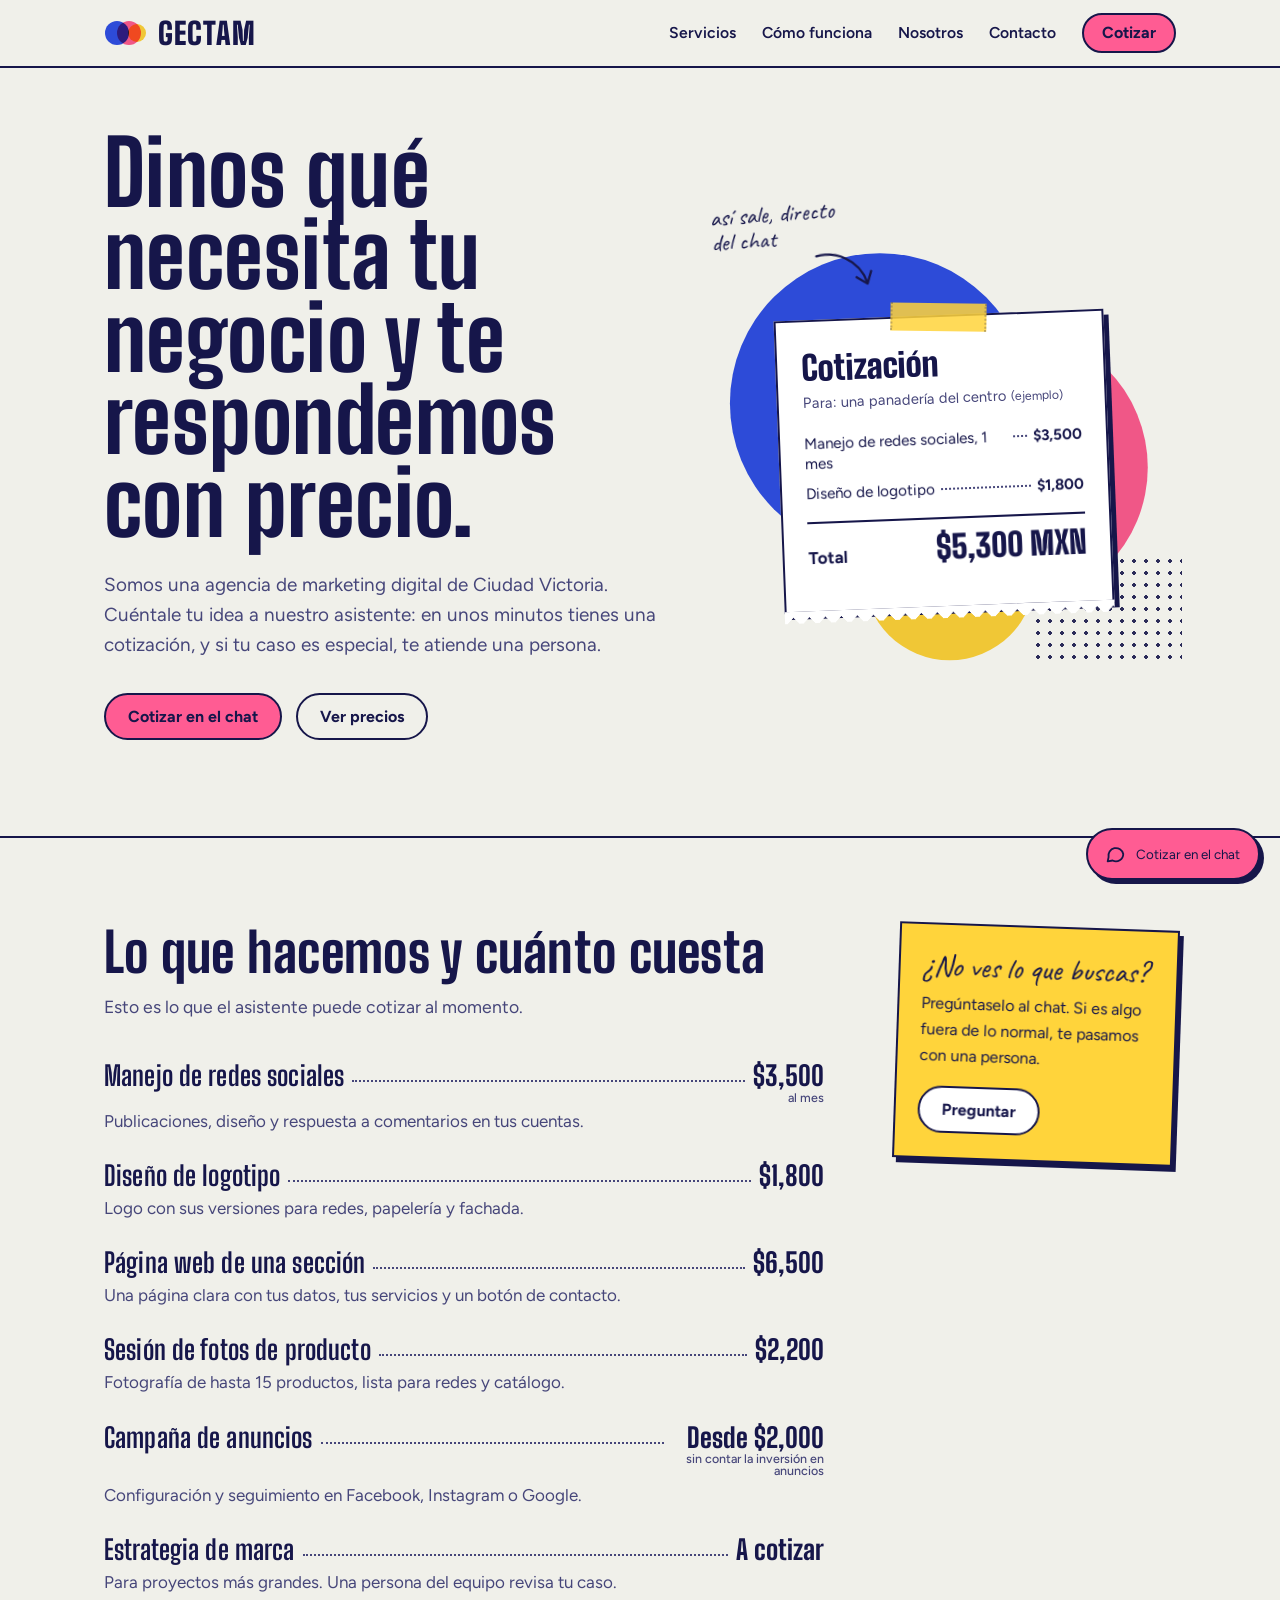
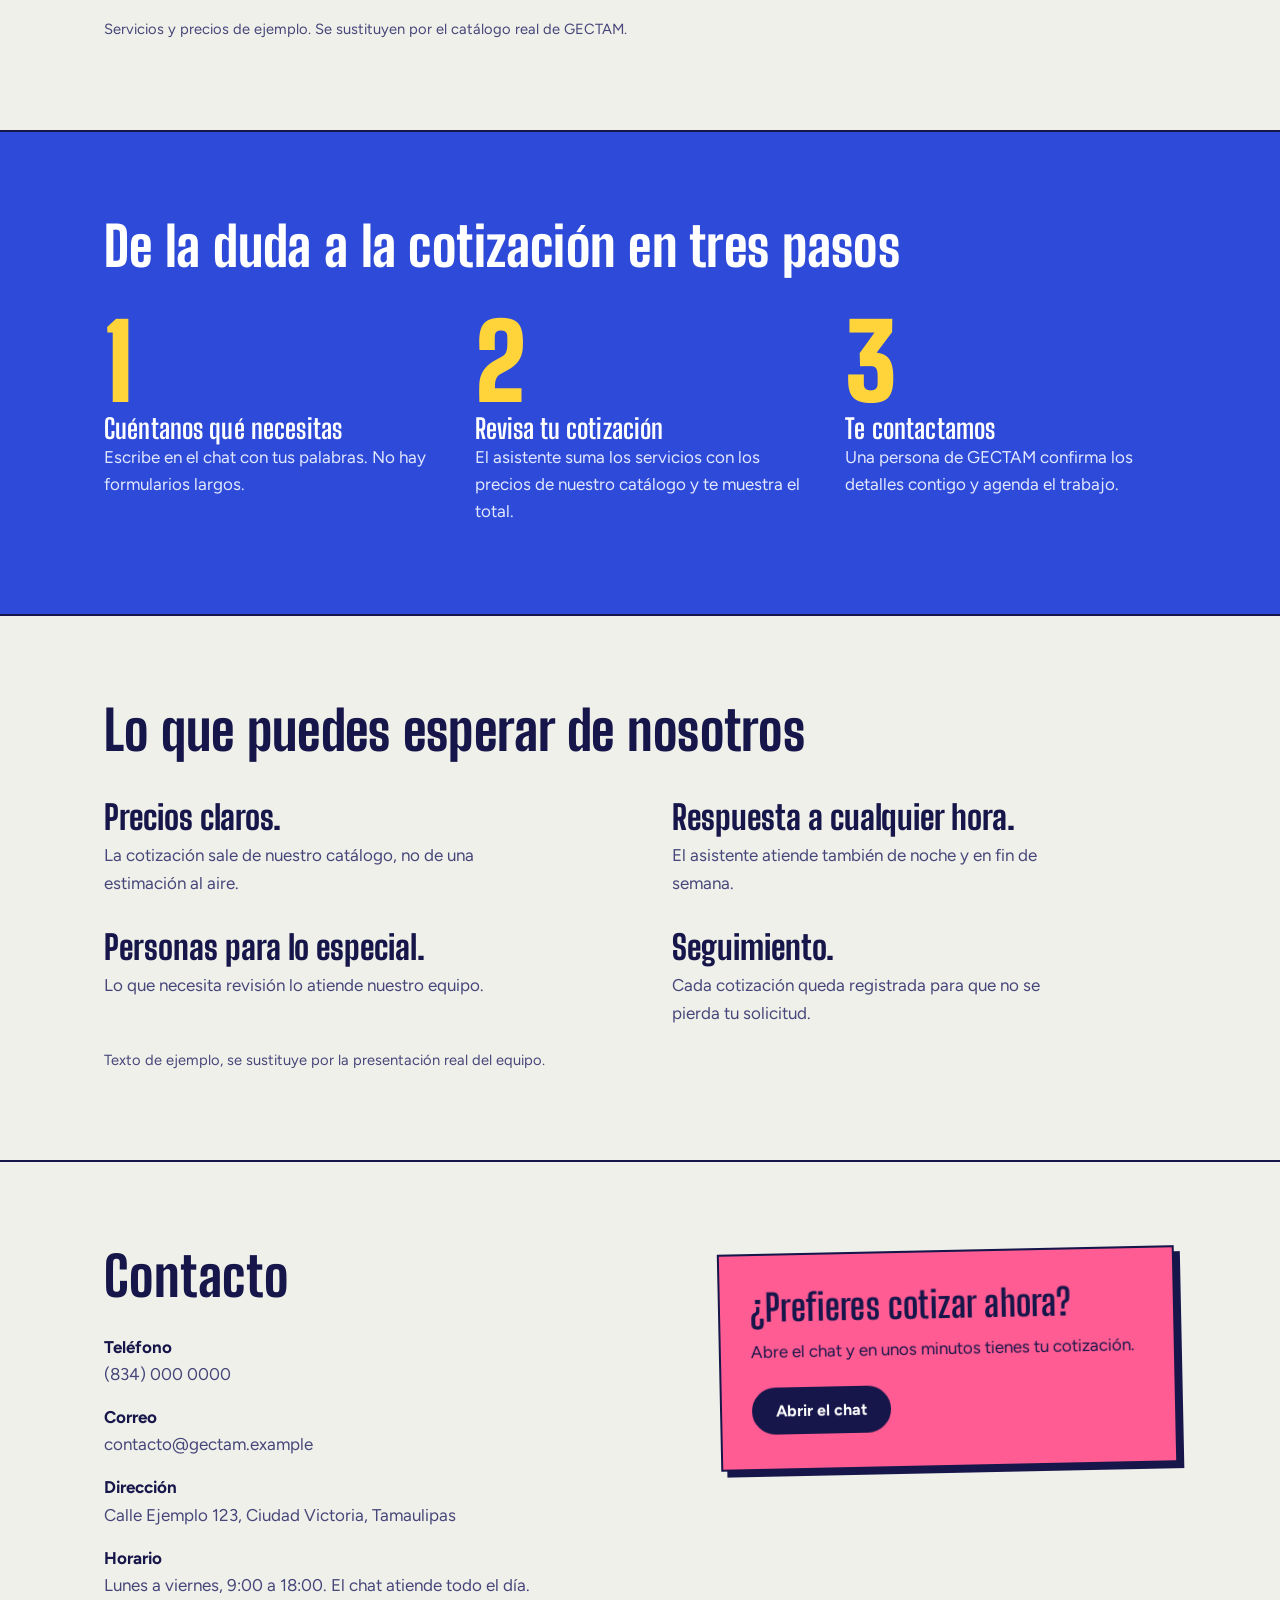
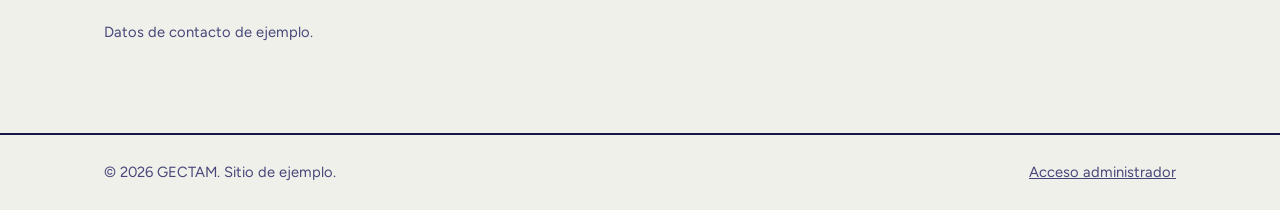
<file: docs/sitio/index.html>
<!DOCTYPE html>
<html lang="es">
<head>
<meta charset="UTF-8">
<meta name="viewport" content="width=device-width, initial-scale=1">
<title>GECTAM | Marketing digital en Ciudad Victoria</title>
<meta name="description" content="Agencia de marketing digital en Ciudad Victoria. Cuéntanos qué necesita tu negocio y te respondemos con precio, a cualquier hora.">
<link rel="preconnect" href="https://fonts.googleapis.com">
<link rel="preconnect" href="https://fonts.gstatic.com" crossorigin>
<link href="https://fonts.googleapis.com/css2?family=Big+Shoulders+Display:wght@700;800;900&family=Caveat:wght@600&family=Figtree:wght@400;500;600;700&display=swap" rel="stylesheet">
<link rel="stylesheet" href="styles.css">
</head>
<body>

<header class="top">
  <div class="wrap">
    <a class="logo" href="#inicio" aria-label="GECTAM, inicio">
      <svg class="logo-mark" viewBox="0 0 44 32" aria-hidden="true">
        <circle cx="13" cy="16" r="12" fill="#2d4bd8"/>
        <circle cx="25" cy="16" r="12" fill="#ff5c93" style="mix-blend-mode:multiply"/>
        <circle cx="33" cy="16" r="9" fill="#ffd43b" style="mix-blend-mode:multiply"/>
      </svg>
      <span>GECTAM</span>
    </a>
    <nav class="nav" aria-label="Principal">
      <a href="#servicios">Servicios</a>
      <a href="#como-funciona">Cómo funciona</a>
      <a href="#nosotros">Nosotros</a>
      <a href="#contacto">Contacto</a>
      <button class="btn btn-senal" type="button" data-open-chat>Cotizar</button>
    </nav>
  </div>
</header>

<main>
  <section class="hero" id="inicio">
    <div class="wrap hero-grid">
      <div class="hero-texto">
        <h1>Dinos qué necesita tu negocio y te respondemos con precio.</h1>
        <p class="lead">Somos una agencia de marketing digital de Ciudad Victoria. Cuéntale tu idea a nuestro asistente: en unos minutos tienes una cotización, y si tu caso es especial, te atiende una persona.</p>
        <div class="acciones">
          <button class="btn btn-senal" type="button" data-open-chat>Cotizar en el chat</button>
          <a class="btn" href="#servicios">Ver precios</a>
        </div>
      </div>

      <div class="escena" role="img" aria-label="Ejemplo de una cotización: manejo de redes sociales 3,500 pesos, diseño de logotipo 1,800 pesos, total 5,300 pesos">
        <svg class="tintas" viewBox="0 0 420 420" aria-hidden="true">
          <circle cx="150" cy="170" r="140" fill="#2d4bd8"/>
          <circle cx="270" cy="230" r="130" fill="#ff5c93" style="mix-blend-mode:multiply"/>
          <circle cx="215" cy="330" r="80" fill="#ffd43b" style="mix-blend-mode:multiply"/>
        </svg>
        <div class="puntos" aria-hidden="true"></div>

        <div class="boleta">
          <span class="cinta" aria-hidden="true"></span>
          <p class="b-titulo">Cotización</p>
          <p class="b-para">Para: una panadería del centro <small>(ejemplo)</small></p>
          <ul class="b-lineas">
            <li class="sec"><span>Manejo de redes sociales, 1 mes</span><i></i><b>$3,500</b></li>
            <li class="sec"><span>Diseño de logotipo</span><i></i><b>$1,800</b></li>
          </ul>
          <p class="b-total sec"><span>Total</span><strong>$5,300 MXN</strong></p>
        </div>

        <p class="nota-mano" aria-hidden="true">
          así sale, directo del chat
          <svg viewBox="0 0 70 50" fill="none" stroke="currentColor" stroke-width="2.6" stroke-linecap="round" stroke-linejoin="round"><path d="M4 6C26 2 52 12 60 40"/><path d="M48 33l12 8 5-14"/></svg>
        </p>
      </div>
    </div>
  </section>

  <section class="bloque" id="servicios">
    <div class="wrap servicios-grid">
      <div>
        <h2>Lo que hacemos y cuánto cuesta</h2>
        <p class="sub">Esto es lo que el asistente puede cotizar al momento.</p>

        <ul class="menu">
          <li>
            <div class="m-fila"><h3>Manejo de redes sociales</h3><i></i><b>$3,500<small>al mes</small></b></div>
            <p>Publicaciones, diseño y respuesta a comentarios en tus cuentas.</p>
          </li>
          <li>
            <div class="m-fila"><h3>Diseño de logotipo</h3><i></i><b>$1,800</b></div>
            <p>Logo con sus versiones para redes, papelería y fachada.</p>
          </li>
          <li>
            <div class="m-fila"><h3>Página web de una sección</h3><i></i><b>$6,500</b></div>
            <p>Una página clara con tus datos, tus servicios y un botón de contacto.</p>
          </li>
          <li>
            <div class="m-fila"><h3>Sesión de fotos de producto</h3><i></i><b>$2,200</b></div>
            <p>Fotografía de hasta 15 productos, lista para redes y catálogo.</p>
          </li>
          <li>
            <div class="m-fila"><h3>Campaña de anuncios</h3><i></i><b>Desde $2,000<small>sin contar la inversión en anuncios</small></b></div>
            <p>Configuración y seguimiento en Facebook, Instagram o Google.</p>
          </li>
          <li>
            <div class="m-fila"><h3>Estrategia de marca</h3><i></i><b>A cotizar</b></div>
            <p>Para proyectos más grandes. Una persona del equipo revisa tu caso.</p>
          </li>
        </ul>
        <p class="nota">Servicios y precios de ejemplo. Se sustituyen por el catálogo real de GECTAM.</p>
      </div>

      <aside class="post-it">
        <p>¿No ves lo que buscas?</p>
        <p>Pregúntaselo al chat. Si es algo fuera de lo normal, te pasamos con una persona.</p>
        <button class="btn" type="button" data-open-chat>Preguntar</button>
      </aside>
    </div>
  </section>

  <section class="bloque azul" id="como-funciona">
    <div class="wrap">
      <h2>De la duda a la cotización en tres pasos</h2>
      <ol class="pasos">
        <li><span class="num">1</span><div><h3>Cuéntanos qué necesitas</h3><p>Escribe en el chat con tus palabras. No hay formularios largos.</p></div></li>
        <li><span class="num">2</span><div><h3>Revisa tu cotización</h3><p>El asistente suma los servicios con los precios de nuestro catálogo y te muestra el total.</p></div></li>
        <li><span class="num">3</span><div><h3>Te contactamos</h3><p>Una persona de GECTAM confirma los detalles contigo y agenda el trabajo.</p></div></li>
      </ol>
    </div>
  </section>

  <section class="bloque" id="nosotros">
    <div class="wrap">
      <h2>Lo que puedes esperar de nosotros</h2>
      <dl class="promesas">
        <div><dt>Precios claros.</dt><dd>La cotización sale de nuestro catálogo, no de una estimación al aire.</dd></div>
        <div><dt>Respuesta a cualquier hora.</dt><dd>El asistente atiende también de noche y en fin de semana.</dd></div>
        <div><dt>Personas para lo especial.</dt><dd>Lo que necesita revisión lo atiende nuestro equipo.</dd></div>
        <div><dt>Seguimiento.</dt><dd>Cada cotización queda registrada para que no se pierda tu solicitud.</dd></div>
      </dl>
      <p class="nota">Texto de ejemplo, se sustituye por la presentación real del equipo.</p>
    </div>
  </section>

  <section class="bloque" id="contacto">
    <div class="wrap contacto">
      <div>
        <h2>Contacto</h2>
        <dl class="datos">
          <div><dt>Teléfono</dt><dd>(834) 000 0000</dd></div>
          <div><dt>Correo</dt><dd>contacto@gectam.example</dd></div>
          <div><dt>Dirección</dt><dd>Calle Ejemplo 123, Ciudad Victoria, Tamaulipas</dd></div>
          <div><dt>Horario</dt><dd>Lunes a viernes, 9:00 a 18:00. El chat atiende todo el día.</dd></div>
        </dl>
        <p class="nota">Datos de contacto de ejemplo.</p>
      </div>
      <div class="caja-chat">
        <h3>¿Prefieres cotizar ahora?</h3>
        <p>Abre el chat y en unos minutos tienes tu cotización.</p>
        <button class="btn btn-tinta" type="button" data-open-chat>Abrir el chat</button>
      </div>
    </div>
  </section>
</main>

<footer>
  <div class="wrap">
    <span>© 2026 GECTAM. Sitio de ejemplo.</span>
    <a href="admin.html">Acceso administrador</a>
  </div>
</footer>

<script src="chat-widget.js" data-backend="https://gectam-bot.onrender.com" defer></script>
</body>
</html>
</file>
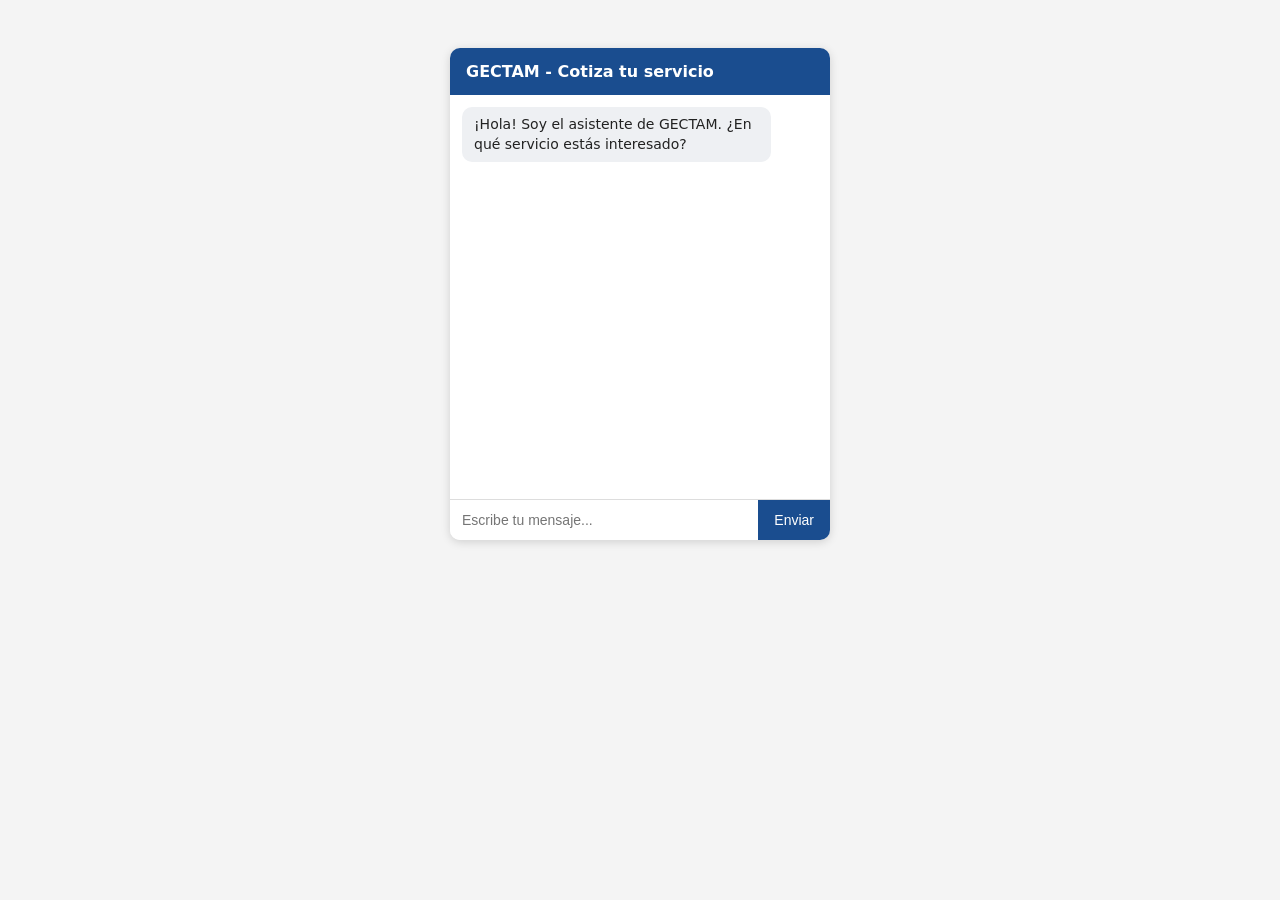
<file: frontend/widget.html>
<!DOCTYPE html>
<html lang="es">
<head>
<meta charset="UTF-8">
<title>GECTAM - Chat de cotizaciones</title>
<style>
  body {
    font-family: system-ui, sans-serif;
    background: #f4f4f4;
    display: flex;
    justify-content: center;
    padding-top: 40px;
  }
  #chat-container {
    width: 380px;
    background: white;
    border-radius: 10px;
    box-shadow: 0 2px 10px rgba(0,0,0,0.15);
    overflow: hidden;
  }
  #chat-header {
    background: #1a4d8f;
    color: white;
    padding: 14px 16px;
    font-weight: 600;
  }
  #chat-messages {
    height: 380px;
    overflow-y: auto;
    padding: 12px;
    display: flex;
    flex-direction: column;
    gap: 8px;
  }
  .msg {
    max-width: 80%;
    padding: 8px 12px;
    border-radius: 10px;
    font-size: 14px;
    line-height: 1.4;
  }
  .msg.user {
    background: #1a4d8f;
    color: white;
    align-self: flex-end;
  }
  .msg.bot {
    background: #eef0f3;
    color: #222;
    align-self: flex-start;
  }
  #chat-input-area {
    display: flex;
    border-top: 1px solid #ddd;
  }
  #chat-input {
    flex: 1;
    border: none;
    padding: 12px;
    font-size: 14px;
    outline: none;
  }
  #chat-send {
    border: none;
    background: #1a4d8f;
    color: white;
    padding: 0 16px;
    cursor: pointer;
    font-size: 14px;
  }
  #chat-send:hover { background: #143d70; }
</style>
</head>
<body>

<div id="chat-container">
  <div id="chat-header">GECTAM - Cotiza tu servicio</div>
  <div id="chat-messages"></div>
  <div id="chat-input-area">
    <input id="chat-input" type="text" placeholder="Escribe tu mensaje..." />
    <button id="chat-send">Enviar</button>
  </div>
</div>

<script>
  // URL de tu backend ya desplegado en Render
  const BACKEND_URL = "https://gectam-bot.onrender.com";

  const messagesEl = document.getElementById("chat-messages");
  const inputEl = document.getElementById("chat-input");
  const sendBtn = document.getElementById("chat-send");

  function addMessage(text, sender) {
    const div = document.createElement("div");
    div.className = "msg " + sender;
    div.textContent = text;
    messagesEl.appendChild(div);
    messagesEl.scrollTop = messagesEl.scrollHeight;
  }

  async function sendMessage() {
    const text = inputEl.value.trim();
    if (!text) return;

    addMessage(text, "user");
    inputEl.value = "";

    try {
      const res = await fetch(BACKEND_URL + "/chat", {
        method: "POST",
        headers: { "Content-Type": "application/json" },
        body: JSON.stringify({ message: text })
      });
      const data = await res.json();
      addMessage(data.reply, "bot");
    } catch (err) {
      addMessage("Error al conectar con el servidor. ¿Está corriendo el backend?", "bot");
      console.error(err);
    }
  }

  sendBtn.addEventListener("click", sendMessage);
  inputEl.addEventListener("keydown", (e) => {
    if (e.key === "Enter") sendMessage();
  });

  // Mensaje de bienvenida
  addMessage("¡Hola! Soy el asistente de GECTAM. ¿En qué servicio estás interesado?", "bot");
</script>

</body>
</html>
</file>
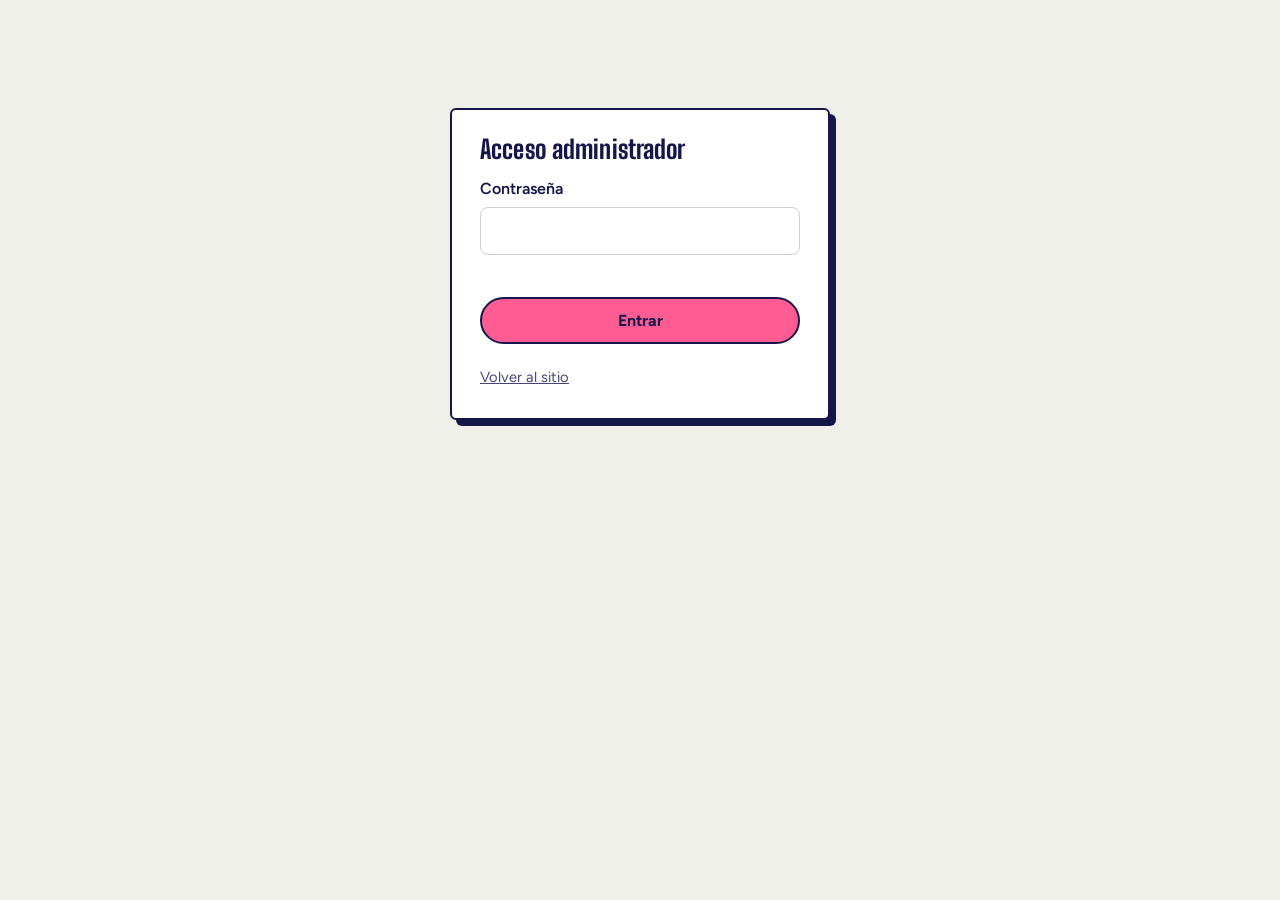
<file: docs/sitio/admin.html>
<!DOCTYPE html>
<html lang="es">
<head>
<meta charset="UTF-8">
<meta name="viewport" content="width=device-width, initial-scale=1">
<meta name="robots" content="noindex, nofollow">
<title>Panel de administrador | GECTAM</title>
<link rel="preconnect" href="https://fonts.googleapis.com">
<link rel="preconnect" href="https://fonts.gstatic.com" crossorigin>
<link href="https://fonts.googleapis.com/css2?family=Big+Shoulders+Display:wght@800;900&family=Figtree:wght@400;500;600;700&display=swap" rel="stylesheet">
<link rel="stylesheet" href="styles.css">
<style>
  body{font-size:16px}
  .ad{max-width:1100px;margin:0 auto;padding:24px}
  .ad-top{display:flex;justify-content:space-between;align-items:center;gap:12px;flex-wrap:wrap;margin-bottom:22px}
  .ad-top h1{font-size:1.7rem}
  .tabs{display:flex;gap:6px;border-bottom:2px solid var(--tinta);margin-bottom:22px;flex-wrap:wrap}
  .tab{font:inherit;font-weight:600;background:transparent;border:0;padding:10px 16px;cursor:pointer;color:var(--texto-suave);border-radius:8px 8px 0 0}
  .tab[aria-selected="true"]{background:var(--tinta);color:#fff}
  .stats{display:grid;grid-template-columns:repeat(auto-fit,minmax(200px,1fr));gap:14px}
  .stat{background:#fff;border:1px solid var(--linea);border-radius:12px;padding:18px}
  .stat strong{display:block;font-family:var(--display);font-size:2rem;line-height:1.1}
  .stat span{color:var(--texto-suave);font-size:.95rem}
  table{width:100%;border-collapse:collapse;background:#fff;border:1px solid var(--linea);border-radius:12px;overflow:hidden}
  th,td{text-align:left;padding:11px 14px;border-bottom:1px solid var(--linea);vertical-align:top;font-size:.95rem}
  th{background:#e9eeec;font-weight:700}
  tr.click{cursor:pointer}
  tr.click:hover td{background:#e8e8f4}
  .scroll{overflow-x:auto}
  .login{max-width:380px;margin:12vh auto;background:#fff;border:2px solid var(--tinta);border-radius:6px;padding:28px;box-shadow:6px 6px 0 var(--tinta)}
  .login label,.f label{display:block;font-weight:600;margin:14px 0 6px}
  input[type=text],input[type=password],input[type=number],select{font:inherit;width:100%;padding:10px 12px;border:1px solid var(--linea);border-radius:8px;background:#fff;color:var(--tinta)}
  .err{color:#b3261e;margin-top:12px;font-weight:600;min-height:1.4em}
  .hilo{background:#fff;border:1px solid var(--linea);border-radius:12px;padding:16px;display:flex;flex-direction:column;gap:9px;margin-top:14px}
  .m{max-width:78%;padding:9px 13px;border-radius:12px;white-space:pre-wrap;font-size:.95rem}
  .m small{display:block;color:inherit;opacity:.65;font-size:.78rem;margin-top:4px}
  .m.cliente{align-self:flex-end;background:var(--azul);color:#fff}
  .m.bot{align-self:flex-start;background:var(--papel);border:1px solid var(--linea)}
  .f{background:#fff;border:1px solid var(--linea);border-radius:12px;padding:18px;margin-bottom:18px;display:grid;grid-template-columns:repeat(auto-fit,minmax(190px,1fr));gap:0 16px;align-items:end}
  .f .acc{display:flex;gap:10px;grid-column:1/-1;margin-top:14px;flex-wrap:wrap}
  .chk{display:flex;align-items:center;gap:8px;margin-top:14px}
  .chk input{width:auto}
  .mini{font:inherit;font-weight:600;font-size:.88rem;padding:5px 11px;border-radius:7px;border:1px solid var(--tinta);background:#fff;cursor:pointer;color:var(--tinta)}
  .mini:hover{background:var(--tinta);color:#fff}
  .mini.rojo{border-color:#b3261e;color:#b3261e}.mini.rojo:hover{background:#b3261e;color:#fff}
  .vacio{padding:28px;text-align:center;color:var(--texto-suave);background:#fff;border:1px dashed var(--linea);border-radius:12px}
  .pill{display:inline-block;padding:2px 9px;border-radius:999px;font-size:.8rem;font-weight:600;background:#e4e4ee}
  .pill.si{background:#d6efe0;color:#14532d}
  pre.det{margin:0;white-space:pre-wrap;font-family:inherit;font-size:.9rem;color:var(--texto-suave)}
  [hidden]{display:none!important}
</style>
</head>
<body>

<!-- Pantalla de acceso -->
<div id="login" class="login">
  <h1 style="font-size:1.6rem">Acceso administrador</h1>
  <form id="f-login">
    <label for="pw">Contraseña</label>
    <input id="pw" type="password" autocomplete="current-password" required>
    <div class="err" id="err" role="alert"></div>
    <button class="btn btn-senal" type="submit" style="margin-top:8px;width:100%">Entrar</button>
  </form>
  <p class="nota"><a href="index.html">Volver al sitio</a></p>
</div>

<!-- Panel -->
<div id="panel" class="ad" hidden>
  <div class="ad-top">
    <h1>Panel de administrador</h1>
    <div><a class="btn" href="index.html" style="padding:8px 14px">Ver sitio</a>
      <button class="btn" id="salir" type="button" style="padding:8px 14px">Salir</button></div>
  </div>
  <div class="tabs" role="tablist">
    <button class="tab" role="tab" data-t="resumen" aria-selected="true">Resumen</button>
    <button class="tab" role="tab" data-t="conv" aria-selected="false">Conversaciones</button>
    <button class="tab" role="tab" data-t="cot" aria-selected="false">Cotizaciones</button>
    <button class="tab" role="tab" data-t="cat" aria-selected="false">Catálogo</button>
  </div>
  <div id="vista"></div>
</div>

<script>
  // Dirección del backend (la misma que usa el chat)
  const BACKEND = "https://gectam-bot.onrender.com";

  const $ = (s) => document.querySelector(s);
  let pw = "";
  try { pw = sessionStorage.getItem("gectam_admin") || ""; } catch (e) {}

  // Convierte texto en HTML seguro (evita que un mensaje de un cliente meta código)
  const esc = (t) => String(t ?? "").replace(/[&<>"']/g, (c) => ({"&":"&amp;","<":"&lt;",">":"&gt;",'"':"&quot;","'":"&#39;"}[c]));
  const dinero = (n) => n == null ? "—" : "$" + Number(n).toLocaleString("es-MX", {minimumFractionDigits:2, maximumFractionDigits:2});
  const fecha = (iso) => { const d = new Date(iso); return isNaN(d) ? esc(iso) : d.toLocaleString("es-MX", {dateStyle:"short", timeStyle:"short"}); };

  async function api(ruta, opciones = {}) {
    const res = await fetch(BACKEND + ruta, {
      ...opciones,
      headers: { "Content-Type": "application/json", "X-Admin-Password": pw, ...(opciones.headers || {}) },
    });
    if (res.status === 401) { cerrarSesion(); throw new Error("Contraseña incorrecta."); }
    if (!res.ok) {
      let msg = "Error " + res.status;
      try { const j = await res.json(); if (j.detail) msg = typeof j.detail === "string" ? j.detail : "Datos inválidos."; } catch (e) {}
      throw new Error(msg);
    }
    return res.json();
  }

  function cerrarSesion() {
    pw = ""; try { sessionStorage.removeItem("gectam_admin"); } catch (e) {}
    $("#panel").hidden = true; $("#login").hidden = false;
  }

  $("#f-login").addEventListener("submit", async (e) => {
    e.preventDefault();
    pw = $("#pw").value;
    $("#err").textContent = "Verificando… si el servidor estaba dormido puede tardar hasta un minuto.";
    try {
      await api("/admin/resumen");
      try { sessionStorage.setItem("gectam_admin", pw); } catch (e) {}
      $("#err").textContent = "";
      entrar();
    } catch (err) {
      $("#err").textContent = err.message === "Failed to fetch" ? "No se pudo conectar con el servidor." : err.message;
    }
  });

  $("#salir").addEventListener("click", cerrarSesion);

  document.querySelectorAll(".tab").forEach((b) => b.addEventListener("click", () => {
    document.querySelectorAll(".tab").forEach((x) => x.setAttribute("aria-selected", x === b));
    mostrar(b.dataset.t);
  }));

  function entrar() { $("#login").hidden = true; $("#panel").hidden = false; mostrar("resumen"); }

  async function mostrar(t) {
    const v = $("#vista");
    v.innerHTML = '<p class="vacio">Cargando…</p>';
    try {
      if (t === "resumen") await vistaResumen(v);
      if (t === "conv") await vistaConversaciones(v);
      if (t === "cot") await vistaCotizaciones(v);
      if (t === "cat") await vistaCatalogo(v);
    } catch (err) { v.innerHTML = '<p class="vacio">' + esc(err.message) + "</p>"; }
  }

  async function vistaResumen(v) {
    const r = await api("/admin/resumen");
    v.innerHTML = '<div class="stats">' +
      '<div class="stat"><strong>' + r.sesiones + '</strong><span>Conversaciones</span></div>' +
      '<div class="stat"><strong>' + r.mensajes_cliente + '</strong><span>Mensajes de clientes</span></div>' +
      '<div class="stat"><strong>' + r.cotizaciones + '</strong><span>Cotizaciones generadas</span></div>' +
      '<div class="stat"><strong>' + dinero(r.total_cotizado) + '</strong><span>Total cotizado (MXN)</span></div></div>';
  }

  async function vistaConversaciones(v, abierta) {
    if (abierta) {
      const m = await api("/admin/sesiones/" + encodeURIComponent(abierta));
      v.innerHTML = '<button class="mini" id="atras">Volver a la lista</button>' +
        '<p class="nota">Conversación ' + esc(abierta) + '</p><div class="hilo">' +
        m.map((x) => '<div class="m ' + esc(x.remitente) + '">' + esc(x.mensaje) + '<small>' + (x.remitente === "cliente" ? "Cliente" : "Asistente") + " · " + fecha(x.fecha) + "</small></div>").join("") + "</div>";
      $("#atras").onclick = () => vistaConversaciones(v);
      return;
    }
    const s = await api("/admin/sesiones");
    if (!s.length) { v.innerHTML = '<p class="vacio">Todavía no hay conversaciones. Aparecerán aquí cuando los clientes usen el chat.</p>'; return; }
    v.innerHTML = '<div class="scroll"><table><thead><tr><th>Inicio</th><th>Último mensaje</th><th>Mensajes</th><th>Empezó con</th><th>Cotización</th></tr></thead><tbody>' +
      s.map((x) => '<tr class="click" data-id="' + esc(x.session_id) + '"><td>' + fecha(x.inicio) + "</td><td>" + fecha(x.ultimo) + "</td><td>" + x.mensajes + "</td><td>" + esc((x.primer_mensaje || "").slice(0, 70)) + '</td><td>' + (x.cotizaciones ? '<span class="pill si">Sí</span>' : '<span class="pill">No</span>') + "</td></tr>").join("") +
      "</tbody></table></div><p class=\"nota\">Haz clic en una fila para ver la conversación completa.</p>";
    v.querySelectorAll("tr.click").forEach((tr) => tr.addEventListener("click", () => vistaConversaciones(v, tr.dataset.id)));
  }

  async function vistaCotizaciones(v) {
    const c = await api("/admin/cotizaciones");
    if (!c.length) { v.innerHTML = '<p class="vacio">Todavía no hay cotizaciones. Se guardan cuando un cliente confirma su solicitud en el chat.</p>'; return; }
    v.innerHTML = '<div class="scroll"><table><thead><tr><th>Fecha</th><th>Cliente</th><th>Contacto</th><th>Detalle</th><th>Total</th><th></th></tr></thead><tbody>' +
      c.map((x) => "<tr><td>" + fecha(x.fecha) + "</td><td>" + esc(x.cliente_nombre) + "</td><td>" + esc(x.cliente_contacto) + "</td><td><pre class=\"det\">" + esc(x.resumen) + "</pre></td><td><strong>" + dinero(x.total) + '</strong></td><td><button class="mini" data-s="' + esc(x.session_id) + '">Ver chat</button></td></tr>').join("") +
      "</tbody></table></div>";
    v.querySelectorAll("button[data-s]").forEach((b) => b.addEventListener("click", () => {
      document.querySelectorAll(".tab").forEach((x) => x.setAttribute("aria-selected", x.dataset.t === "conv"));
      vistaConversaciones(v, b.dataset.s).catch((e) => (v.innerHTML = '<p class="vacio">' + esc(e.message) + "</p>"));
    }));
  }

  async function vistaCatalogo(v) {
    const s = await api("/admin/servicios");
    v.innerHTML =
      '<form class="f" id="fs"><input type="hidden" id="sid">' +
      '<div><label for="sn">Nombre</label><input id="sn" type="text" maxlength="120" required></div>' +
      '<div><label for="sd">Descripción</label><input id="sd" type="text" maxlength="500"></div>' +
      '<div><label for="sp">Precio (MXN)</label><input id="sp" type="number" min="0" step="0.01"></div>' +
      '<div><label for="st">Tipo de precio</label><select id="st"><option value="fijo">Fijo</option><option value="variable">Base, puede variar</option></select></div>' +
      '<div class="chk"><input id="sa" type="checkbox" checked><label for="sa" style="margin:0">El bot puede cotizarlo solo</label></div>' +
      '<div class="acc"><button class="btn btn-senal" type="submit" id="guardar">Agregar servicio</button><button class="btn" type="button" id="cancelar" hidden>Cancelar edición</button></div>' +
      '<div class="err" id="serr" style="grid-column:1/-1"></div></form>' +
      '<div class="scroll"><table><thead><tr><th>ID</th><th>Servicio</th><th>Precio</th><th>Tipo</th><th>Cotiza el bot</th><th></th></tr></thead><tbody>' +
      s.map((x) => "<tr><td>" + x.id + "</td><td><strong>" + esc(x.nombre) + "</strong><br><span class=\"nota\" style=\"margin:0\">" + esc(x.descripcion) + "</span></td><td>" + dinero(x.precio) + "</td><td>" + esc(x.tipo_precio) + "</td><td>" + (x.cotizable_automatico ? '<span class="pill si">Sí</span>' : '<span class="pill">No, lo ve una persona</span>') + '</td><td><button class="mini" data-e="' + x.id + '">Editar</button> <button class="mini rojo" data-b="' + x.id + '">Borrar</button></td></tr>').join("") +
      "</tbody></table></div>";

    const porId = Object.fromEntries(s.map((x) => [x.id, x]));
    const limpiar = () => { $("#fs").reset(); $("#sid").value = ""; $("#guardar").textContent = "Agregar servicio"; $("#cancelar").hidden = true; };
    $("#cancelar").onclick = limpiar;

    $("#fs").addEventListener("submit", async (e) => {
      e.preventDefault();
      const cuerpo = {
        nombre: $("#sn").value.trim(),
        descripcion: $("#sd").value.trim(),
        precio: $("#sp").value === "" ? null : parseFloat($("#sp").value),
        tipo_precio: $("#st").value,
        cotizable_automatico: $("#sa").checked,
      };
      try {
        const id = $("#sid").value;
        await api(id ? "/admin/servicios/" + id : "/admin/servicios", { method: id ? "PUT" : "POST", body: JSON.stringify(cuerpo) });
        vistaCatalogo(v);
      } catch (err) { $("#serr").textContent = err.message; }
    });

    v.querySelectorAll("button[data-e]").forEach((b) => b.addEventListener("click", () => {
      const x = porId[b.dataset.e];
      $("#sid").value = x.id; $("#sn").value = x.nombre; $("#sd").value = x.descripcion || "";
      $("#sp").value = x.precio ?? ""; $("#st").value = x.tipo_precio; $("#sa").checked = !!x.cotizable_automatico;
      $("#guardar").textContent = "Guardar cambios"; $("#cancelar").hidden = false;
      $("#sn").focus(); window.scrollTo({ top: 0, behavior: "smooth" });
    }));
    v.querySelectorAll("button[data-b]").forEach((b) => b.addEventListener("click", async () => {
      if (!confirm("¿Borrar este servicio? El bot dejará de ofrecerlo.")) return;
      try { await api("/admin/servicios/" + b.dataset.b, { method: "DELETE" }); vistaCatalogo(v); }
      catch (err) { $("#serr").textContent = err.message; }
    }));
  }

  if (pw) { api("/admin/resumen").then(entrar).catch(() => {}); }
</script>
</body>
</html>
</file>
<file: docs/sitio/styles.css>
/* GECTAM - sitio web (contenido de ejemplo)
   Idea visual: impresión a tres tintas (azul, rosa, amarillo) sobre papel de fotocopia. */
:root{
  --tinta:#16164a;
  --tinta-2:#46467a;
  --papel:#f0f0ea;
  --blanco:#ffffff;
  --linea:#cfcfd8;
  --azul:#2d4bd8;
  --senal:#ff5c93;
  --amarillo:#ffd43b;
  --texto-suave:#46467a;
  --ancho:1120px;
  --display:"Big Shoulders Display","Arial Narrow","Roboto Condensed",Impact,sans-serif;
  --cuerpo:"Figtree",system-ui,-apple-system,"Segoe UI",sans-serif;
  --mano:"Caveat","Segoe Print","Bradley Hand",cursive;
}
*{box-sizing:border-box}
html{scroll-behavior:smooth}
body{margin:0;color:var(--tinta);background:var(--papel);font-family:var(--cuerpo);font-size:17px;line-height:1.6}
h1,h2,h3{font-family:var(--display);margin:0;font-weight:800;letter-spacing:.005em}
h1{font-size:clamp(3rem,7.4vw,5.6rem);line-height:.92}
h2{font-size:clamp(2.2rem,4.6vw,3.4rem);line-height:.98}
h3{font-size:1.45rem;line-height:1.1;font-weight:700}
p{margin:0}
a{color:inherit}
:focus-visible{outline:3px solid var(--azul);outline-offset:3px}
.wrap{max-width:var(--ancho);margin:0 auto;padding:0 24px}

/* ---------- Encabezado ---------- */
.top{position:sticky;top:0;z-index:50;background:var(--papel);border-bottom:2px solid var(--tinta)}
.top .wrap{display:flex;align-items:center;justify-content:space-between;height:66px;gap:16px}
.logo{display:flex;align-items:center;gap:10px;text-decoration:none;font-family:var(--display);font-weight:900;font-size:1.9rem;letter-spacing:.03em;line-height:1}
.logo-mark{width:44px;height:32px;flex:none}
.nav{display:flex;align-items:center;gap:26px}
.nav a{text-decoration:none;font-weight:600;font-size:.98rem}
.nav a:hover{text-decoration:underline;text-underline-offset:6px;text-decoration-color:var(--senal);text-decoration-thickness:3px}
.btn{display:inline-block;font:inherit;font-weight:700;font-size:1rem;text-decoration:none;cursor:pointer;border:2px solid var(--tinta);border-radius:999px;padding:12px 22px;background:transparent;color:var(--tinta);line-height:1.2}
.btn:hover{background:var(--tinta);color:var(--papel)}
.btn-senal{background:var(--senal)}
.btn-senal:hover{background:var(--tinta);color:var(--blanco)}
.btn-tinta{background:var(--tinta);color:var(--blanco)}
.btn-tinta:hover{background:var(--blanco);color:var(--tinta)}
.nav .btn{padding:8px 18px}

/* ---------- Hero ---------- */
.hero{padding:64px 0 96px;overflow:hidden}
.hero-grid{display:grid;grid-template-columns:1.1fr .9fr;gap:40px;align-items:center}
.hero .lead{margin-top:26px;font-size:1.18rem;color:var(--texto-suave);max-width:46ch}
.hero .acciones{margin-top:32px;display:flex;flex-wrap:wrap;gap:14px}

/* Lo memorable: la boleta pegada sobre tres tintas encimadas */
.escena{position:relative;min-height:470px;display:grid;place-items:center;padding:74px 0 24px}
.tintas{position:absolute;inset:20px 0 0;width:100%;height:calc(100% - 20px)}
.puntos{position:absolute;right:-6px;bottom:6px;width:150px;height:110px;opacity:.9;
  background-image:radial-gradient(var(--tinta) 1.6px,transparent 2px);background-size:12px 12px}
.boleta{position:relative;width:min(330px,88%);background:var(--blanco);padding:30px 24px 38px;transform:rotate(-2.2deg);
  box-shadow:5px 6px 0 var(--tinta);border:2px solid var(--tinta);
  -webkit-mask:none;mask:none}
.boleta::after{content:"";position:absolute;left:-2px;right:-2px;bottom:-12px;height:12px;
  background:linear-gradient(135deg,var(--blanco) 50%,transparent 50%) 0 0/16px 12px,linear-gradient(225deg,var(--blanco) 50%,transparent 50%) 0 0/16px 12px;}
.cinta{position:absolute;top:-14px;left:50%;width:96px;height:28px;margin-left:-48px;background:rgba(255,212,59,.85);transform:rotate(3deg);border-left:2px dotted rgba(22,22,74,.25);border-right:2px dotted rgba(22,22,74,.25)}
.b-titulo{font-family:var(--display);font-weight:900;font-size:2.1rem;line-height:1}
.b-para{margin-top:6px;font-size:.92rem;color:var(--texto-suave)}
.b-lineas{list-style:none;margin:20px 0 0;padding:0;display:flex;flex-direction:column;gap:10px}
.b-lineas li{display:flex;align-items:baseline;gap:6px;font-size:.95rem;line-height:1.3}
.b-lineas i,.m-fila i{flex:1;min-width:14px;border-bottom:2px dotted var(--tinta-2);transform:translateY(-4px)}
.b-lineas b{font-weight:700}
.b-total{margin-top:18px;padding-top:12px;border-top:2px solid var(--tinta);display:flex;justify-content:space-between;align-items:baseline;font-weight:700}
.b-total strong{font-family:var(--display);font-size:2rem;font-weight:900;line-height:1}

.nota-mano{position:absolute;left:0;top:0;max-width:150px;font-family:var(--mano);font-size:1.5rem;line-height:1.05;color:var(--tinta);transform:rotate(-4deg)}
.nota-mano svg{display:block;width:62px;height:44px;margin:2px 0 0 100px}

/* Única animación: las líneas de la boleta se escriben una por una */
.sec{opacity:0;transform:translateY(5px);animation:entra .5s ease forwards}
.b-lineas li:nth-child(1){animation-delay:.5s}
.b-lineas li:nth-child(2){animation-delay:1.4s}
.b-total.sec{animation-delay:2.3s}
@keyframes entra{to{opacity:1;transform:none}}

/* ---------- Secciones ---------- */
section.bloque{padding:88px 0;border-top:2px solid var(--tinta)}
.sub{margin-top:14px;color:var(--texto-suave);font-size:1.1rem}
.nota{margin-top:22px;font-size:.92rem;color:var(--texto-suave)}

/* Servicios como menú de fonda: nombre ........ precio */
.servicios-grid{display:grid;grid-template-columns:1fr 280px;gap:64px;align-items:start}
.menu{list-style:none;margin:40px 0 0;padding:0;display:flex;flex-direction:column;gap:26px;max-width:720px}
.m-fila{display:flex;align-items:baseline;gap:8px}
.m-fila h3{font-size:1.7rem}
.m-fila b{font-family:var(--display);font-weight:800;font-size:1.7rem;line-height:1;text-align:right;white-space:nowrap}
.m-fila b small{display:block;font-family:var(--cuerpo);font-weight:500;font-size:.78rem;color:var(--texto-suave);white-space:normal;max-width:19ch;margin-left:auto;margin-top:2px}
.menu p{margin-top:4px;color:var(--texto-suave);max-width:56ch}

.post-it{position:sticky;top:96px;background:var(--amarillo);padding:26px 22px 24px;transform:rotate(2deg);
  box-shadow:4px 5px 0 var(--tinta);border:2px solid var(--tinta)}
.post-it p:first-child{font-family:var(--mano);font-size:1.9rem;line-height:1;margin-bottom:10px}
.post-it p+p{font-size:1rem;margin-bottom:18px}
.post-it .btn{background:var(--blanco)}
.post-it .btn:hover{background:var(--tinta);color:var(--blanco)}

/* Pasos (aquí sí hay una secuencia, por eso van numerados) */
section.bloque.azul{background:var(--azul);color:var(--blanco);border-top:2px solid var(--tinta)}
.pasos{list-style:none;margin:48px 0 0;padding:0;display:grid;grid-template-columns:repeat(3,1fr);gap:40px}
.pasos li{display:flex;flex-direction:column;gap:10px}
.num{font-family:var(--display);font-weight:900;font-size:6.5rem;line-height:.8;color:var(--amarillo)}
.pasos h3{font-size:1.7rem}
.pasos p{color:#e3e8ff;max-width:34ch}

/* Promesas en tipografía grande, sin tarjetas */
.promesas{margin:44px 0 0;display:grid;grid-template-columns:1fr 1fr;gap:34px 64px}
.promesas dt{font-family:var(--display);font-weight:800;font-size:2.1rem;line-height:1}
.promesas dd{margin:8px 0 0;color:var(--texto-suave);max-width:36ch}

/* Contacto */
.contacto{display:grid;grid-template-columns:1.1fr .9fr;gap:56px;align-items:start}
.datos{margin:30px 0 0;display:grid;gap:16px}
.datos dt{font-weight:700}
.datos dd{margin:0;color:var(--texto-suave)}
.caja-chat{background:var(--senal);border:2px solid var(--tinta);padding:34px 30px;box-shadow:6px 6px 0 var(--tinta);transform:rotate(-1.2deg)}
.caja-chat h3{font-size:2.3rem;line-height:1}
.caja-chat p{margin:12px 0 22px}

footer{border-top:2px solid var(--tinta);padding:26px 0;font-size:.92rem;color:var(--texto-suave)}
footer .wrap{display:flex;justify-content:space-between;gap:12px;flex-wrap:wrap}

/* ---------- Pantallas chicas ---------- */
@media (max-width:860px){
  .hero{padding:40px 0 64px}
  .hero-grid,.servicios-grid,.contacto{grid-template-columns:1fr}
  .escena{min-height:430px}
  .post-it{position:static;max-width:340px}
  .pasos{grid-template-columns:1fr;gap:34px}
  .num{font-size:4.6rem}
  .promesas{grid-template-columns:1fr}
  section.bloque{padding:64px 0}
}
@media (max-width:640px){
  .nav a{display:none}
  .m-fila{flex-wrap:wrap}
  .m-fila h3{font-size:1.45rem}
  .m-fila i{display:none}
  .m-fila b{margin-left:auto}
}
@media (prefers-reduced-motion:reduce){
  html{scroll-behavior:auto}
  .sec{animation:none;opacity:1;transform:none}
}
</file>
